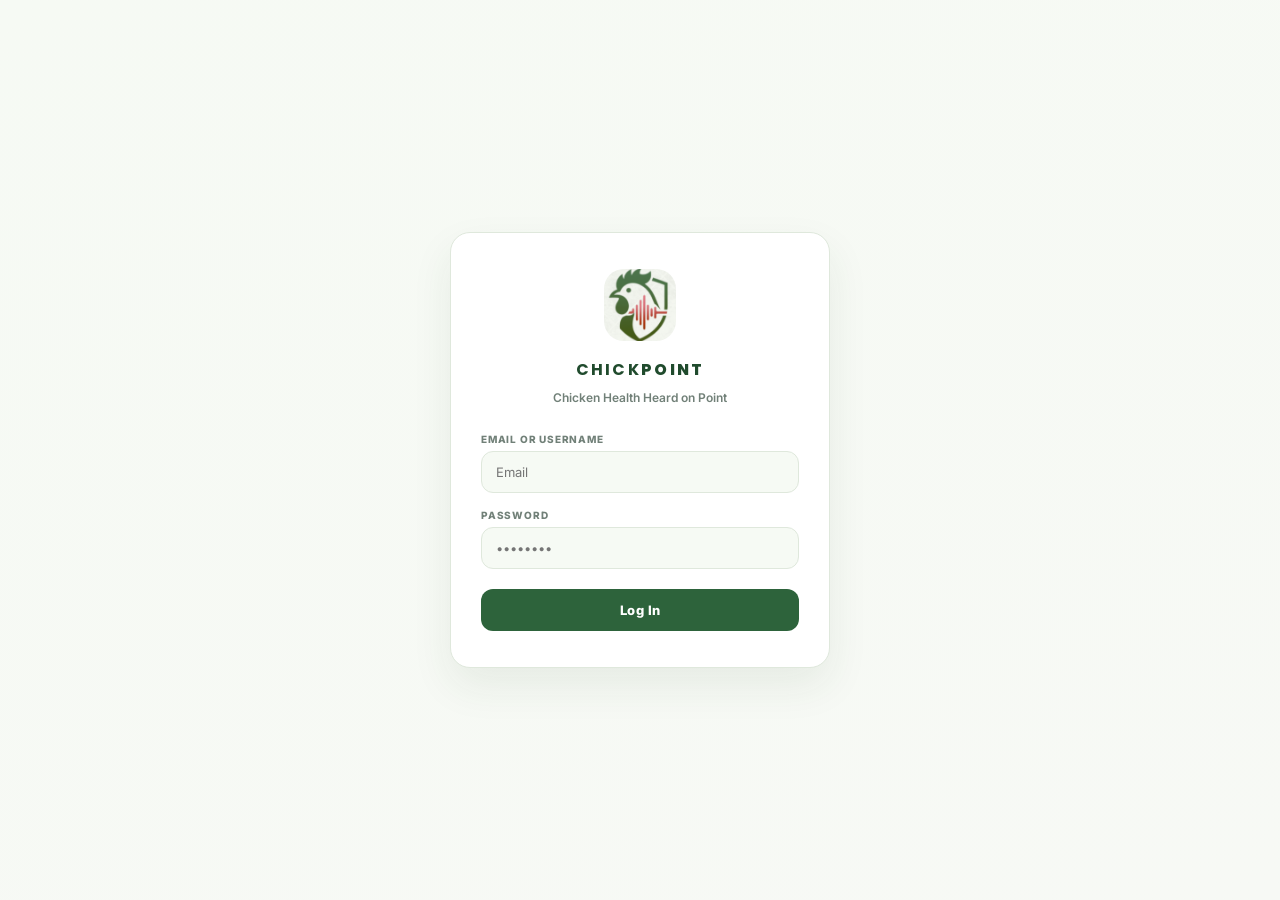
<file: index.html>
<!DOCTYPE html>
<html lang="en">
<head>
  <meta charset="UTF-8">
  <meta name="viewport" content="width=device-width, initial-scale=1.0">
  <title>ChickPoint | Monitoring</title>
  <link rel="preconnect" href="https://fonts.googleapis.com">
  <link rel="preconnect" href="https://fonts.gstatic.com" crossorigin>
  <link href="https://fonts.googleapis.com/css2?family=Inter:wght@400;500;600;700;800&family=Poppins:wght@600;700;800&display=swap" rel="stylesheet">
  <link rel="stylesheet" href="style.css">
</head>
<body>
  <!-- LOGIN SCREEN: shown first. Submitting reveals the dashboard below. -->
  <div class="login-screen" id="loginScreen">
    <div class="login-card">
      <img class="login-logo" src="CHICKpoint.png" alt="ChickPoint logo">
      <div class="login-brand"><strong>CHICK</strong>POINT</div>
      <p class="login-tagline">Chicken Health Heard on Point</p>

      <form class="login-form" id="loginForm">
        <div class="login-field">
          <label class="login-label" for="loginEmail">Email or Username</label>
          <input class="login-input" type="text" id="loginEmail" placeholder="Email" autocomplete="username" required>
        </div>

        <div class="login-field">
          <label class="login-label" for="loginPassword">Password</label>
          <input class="login-input" type="password" id="loginPassword" placeholder="••••••••" autocomplete="current-password" required>
        </div>

        <button type="submit" class="login-button">Log In</button>
      </form>
    </div>
  </div>

  <div class="app hidden" id="appShell">
    <aside class="sidebar" id="sidebar">
      <div class="brand">
        <label class="brand-logo has-image" for="logoInput" title="Click to upload your own logo">
          <img id="logoPreview" src="CHICKpoint.png" alt="CHICKPOINT logo">
          <span id="logoPlaceholder">🐔</span>
        </label>  
        <input id="logoInput" type="file" accept="image/*" hidden>
        <div class="brand-copy">
          <div class="brand-name"><strong>CHICK</strong>POINT</div>
          <div class="brand-subtitle">Bioacoustic Monitoring</div>
        </div>
      </div>

      <div class="farm-card">
        <span class="online-dot"></span>
        <div>
          <small>MONITORING FARM</small>
          <strong>Von Jun Poultry Farm</strong>
        </div>
      </div>

      <nav class="navigation">
        <button class="nav-item active" data-page="monitoring">
          <span class="nav-icon">◉</span>
          <span>Live Monitoring</span>
        </button>
        <button class="nav-item" data-page="summary">
          <span class="nav-icon">▥</span>
          <span>Summary</span>
        </button>
      </nav>

      <div class="sidebar-bottom">
        <div class="system-status">
          <span class="status-dot"></span>
          <div>
            <strong>System online</strong>
            <small>Listening continuously</small>
          </div>
        </div>
      </div>
    </aside>

    <main class="main">
      <header class="topbar">
        <button class="mobile-menu" id="mobileMenu" aria-label="Open menu">☰</button>
        <div class="breadcrumbs">
          <span class="current-page" id="pageTitle">Live Monitoring</span>
          <span>/</span>
          <span>Von Jun Poultry Farm</span>
        </div>
        <div class="top-right">
          <span class="live-indicator"><span></span> LIVE</span>
        </div>
      </header>

      <section class="content">
        <!-- MODULE 1: LIVE MONITORING -->
        <section class="page active" id="monitoring">
          <div class="monitoring-head">
            <div>
              <p class="eyebrow">REAL-TIME BIOACOUSTIC MONITORING</p>
              <h1>Live Monitoring</h1>
            </div>
          </div>

          <!-- Empty on startup. Detection cards are inserted here every 5 seconds. -->
          <div class="alert-area" id="alertArea"></div>
        </section>

        <!-- MODULE 2: SUMMARY -->
        <section class="page" id="summary">
          <div class="summary-head">
            <div>
              <p class="eyebrow">REAL-TIME SUMMARY</p>
              <h1>Summary</h1>
              <p class="summary-subtitle">This report updates immediately whenever a detection is created or resolved.</p>
            </div>
            <button class="secondary-button" id="resetData">Reset session</button>
          </div>

          <div class="summary-stats">
            <article class="summary-stat">
              <span>TOTAL DETECTIONS</span>
              <strong id="summaryDetections">0</strong>
              <small>Detected this session</small>
            </article>
            <article class="summary-stat">
              <span>ACTIVE ALERTS</span>
              <strong id="summaryActive">0</strong>
              <small>Awaiting resolution</small>
            </article>
            <article class="summary-stat">
              <span>RESOLVED</span>
              <strong id="summaryResolved">0</strong>
              <small>Marked resolved</small>
            </article>
            <article class="summary-stat">
              <span>AFFECTED COOPS</span>
              <strong id="summaryCoops">0</strong>
              <small>Unique coops detected</small>
            </article>
          </div>

          <article class="summary-card">
            <div class="card-heading">
              <div>
                <p class="eyebrow">LIVE REPORT</p>
                <h2>Real-Time Detection Trend</h2>
              </div>
              <span class="realtime-badge"><span></span> Updates automatically</span>
            </div>

            <div class="chart-wrap">
              <canvas id="riskChart"></canvas>
            </div>

            <div class="chart-legend">
              <div><span class="legend-line"></span> Cumulative detections</div>
              <div class="chart-note">Based on actual detection events in the current session.</div>
            </div>
          </article>

          <article class="summary-card">
            <div class="card-heading">
              <div>
                <p class="eyebrow">DETECTION HISTORY</p>
                <h2>Respiratory Distress Alerts</h2>
              </div>
            </div>
            <div class="history-list" id="summaryHistory"></div>
          </article>
        </section>
      </section>
    </main>
  </div>
  <!-- /#appShell -->

  <div class="toast" id="toast" role="status" aria-live="polite">
    <div class="toast-icon">!</div>
    <div>
      <strong id="toastTitle">Detection</strong>
      <small id="toastMessage">Respiratory distress pattern detected.</small>
    </div>
  </div>

  <script src="script.js"></script>
</body>
</html>
</file>
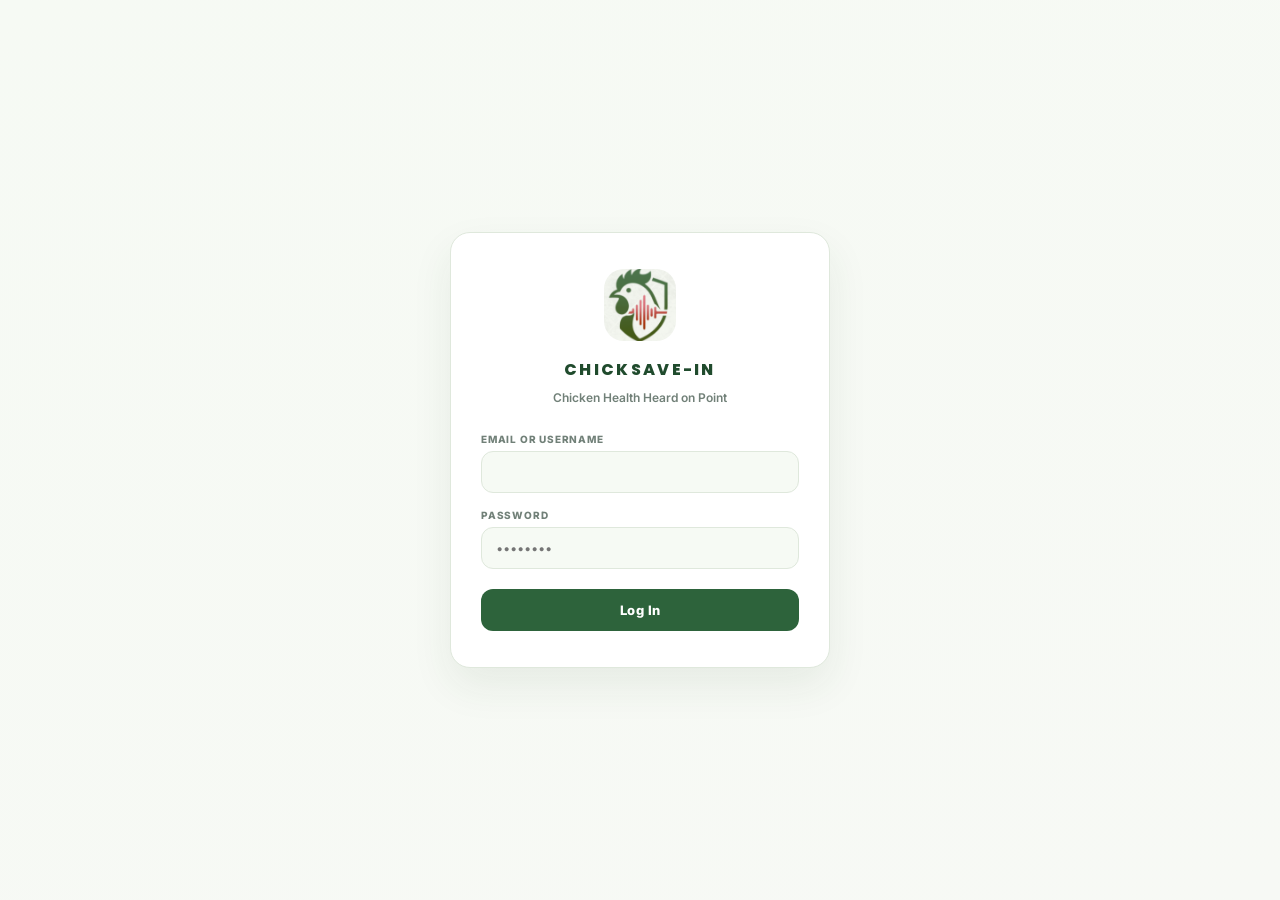
<file: chicksave_final/index.html>
<!DOCTYPE html>
<html lang="en">
<head>
  <meta charset="UTF-8">
  <meta name="viewport" content="width=device-width, initial-scale=1.0">
  <title>ChickPoint | Monitoring</title>
  <link rel="preconnect" href="https://fonts.googleapis.com">
  <link rel="preconnect" href="https://fonts.gstatic.com" crossorigin>
  <link href="https://fonts.googleapis.com/css2?family=Inter:wght@400;500;600;700;800&family=Poppins:wght@600;700;800&display=swap" rel="stylesheet">
  <link rel="stylesheet" href="style.css">
</head>
<body>
  <!-- LOGIN SCREEN: shown first. Submitting reveals the dashboard below. -->
  <div class="login-screen" id="loginScreen">
    <div class="login-card">
      <img class="login-logo" src="CHICKpoint.png" alt="ChickPoint logo">
      <div class="login-brand">CHICKSAVE-IN</div>
      <p class="login-tagline">Chicken Health Heard on Point</p>

      <form class="login-form" id="loginForm">
        <div class="login-field">
          <label class="login-label" for="loginEmail">Email or Username</label>
          <input class="login-input" type="text" id="loginEmail" autocomplete="username" required>
        </div>

        <div class="login-field">
          <label class="login-label" for="loginPassword">Password</label>
          <input class="login-input" type="password" id="loginPassword" placeholder="••••••••" autocomplete="current-password" required>
        </div>

        <button type="submit" class="login-button">Log In</button>
      </form>
    </div>
  </div>

  <div class="app hidden" id="appShell">
    <aside class="sidebar" id="sidebar">
      <div class="brand">
        <label class="brand-logo has-image" for="logoInput" title="Click to upload your own logo">
          <img id="logoPreview" src="CHICKpoint.png" alt="ChickSave-IN logo">
          <span id="logoPlaceholder">🐔</span>
        </label>  
        <input id="logoInput" type="file" accept="image/*" hidden>
        <div class="brand-copy">
          <div class="brand-name"><strong>CHICK</strong>POINT</div>
          <div class="brand-subtitle">Bioacoustic Monitoring</div>
        </div>
      </div>

      <div class="farm-card">
        <span class="online-dot"></span>
        <div>
          <small>MONITORING FARM</small>
          <strong>Von Jun Poultry Farm</strong>
        </div>
      </div>

      <nav class="navigation">
        <button class="nav-item active" data-page="monitoring">
          <span class="nav-icon">◉</span>
          <span>Live Monitoring</span>
        </button>
        <button class="nav-item" data-page="summary">
          <span class="nav-icon">▥</span>
          <span>Summary</span>
        </button>
      </nav>

      <div class="sidebar-bottom">
        <div class="system-status">
          <span class="status-dot"></span>
          <div>
            <strong>System online</strong>
            <small>Listening continuously</small>
          </div>
        </div>
      </div>
    </aside>

    <main class="main">
      <header class="topbar">
        <button class="mobile-menu" id="mobileMenu" aria-label="Open menu">☰</button>
        <div class="breadcrumbs">
          <span class="current-page" id="pageTitle">Live Monitoring</span>
          <span>/</span>
          <span>Von Jun Poultry Farm</span>
        </div>
        <div class="top-right">
          <span class="live-indicator"><span></span> LIVE</span>
        </div>
      </header>

      <section class="content">
        <!-- MODULE 1: LIVE MONITORING -->
        <section class="page active" id="monitoring">
          <div class="monitoring-head">
            <div>
              <p class="eyebrow">REAL-TIME BIOACOUSTIC MONITORING</p>
              <h1>Live Monitoring</h1>
            </div>
          </div>

          <!-- Empty on startup. Detection cards are inserted here every 5 seconds. -->
          <div class="alert-area" id="alertArea"></div>
        </section>

        <!-- MODULE 2: SUMMARY -->
        <section class="page" id="summary">
          <div class="summary-head">
            <div>
              <p class="eyebrow">REAL-TIME SUMMARY</p>
              <h1>Summary</h1>
              <p class="summary-subtitle">This report updates immediately whenever a detection is created or resolved.</p>
            </div>
          </div>

          <div class="summary-stats">
            <article class="summary-stat">
              <span>TOTAL DETECTIONS</span>
              <strong id="summaryDetections">0</strong>
              <small>Detected this session</small>
            </article>
            <article class="summary-stat">
              <span>ACTIVE ALERTS</span>
              <strong id="summaryActive">0</strong>
              <small>Awaiting resolution</small>
            </article>
            <article class="summary-stat">
              <span>RESOLVED</span>
              <strong id="summaryResolved">0</strong>
              <small>Marked resolved</small>
            </article>
            <article class="summary-stat">
              <span>AFFECTED COOPS</span>
              <strong id="summaryCoops">0</strong>
              <small>Unique coops detected</small>
            </article>
          </div>

          <article class="summary-card">
            <div class="card-heading">
              <div>
                <p class="eyebrow">LIVE REPORT</p>
                <h2>Real-Time Detection Trend</h2>
              </div>
              <span class="realtime-badge"><span></span> Updates automatically</span>
            </div>

            <div class="chart-wrap">
              <canvas id="riskChart"></canvas>
            </div>

            <div class="chart-legend">
              <div><span class="legend-line"></span> Cumulative detections</div>
              <div class="chart-note">Based on actual detection events in the current session.</div>
            </div>
          </article>

          <article class="summary-card">
            <div class="card-heading">
              <div>
                <p class="eyebrow">DETECTION HISTORY</p>
                <h2>Respiratory Distress Alerts</h2>
              </div>
            </div>
            <div class="history-list" id="summaryHistory"></div>
          </article>
        </section>
      </section>
    </main>
  </div>
  <!-- /#appShell -->

  <div class="toast" id="toast" role="status" aria-live="polite">
    <div class="toast-icon">!</div>
    <div>
      <strong id="toastTitle">Detection</strong>
      <small id="toastMessage">Respiratory distress pattern detected.</small>
    </div>
  </div>

  <script src="script.js"></script>
</body>
</html>
</file>
<file: style.css>
:root {
  --green-950: #173822;
  --green-900: #204b2d;
  --green-800: #2d633b;
  --green-700: #4d7e47;
  --green-600: #719958;
  --green-100: #edf5e9;
  --green-050: #f6faf4;
  --cream: #f7f9f5;
  --white: #ffffff;
  --text: #1f2a22;
  --muted: #718078;
  --line: #dfe8dc;
  --danger: #bd514a;
  --danger-bg: #fff0ee;
  --resolved: #4f7d4b;
  --resolved-bg: #edf6e9;
  --shadow: 0 18px 42px rgba(33, 72, 42, 0.08);
}

* { box-sizing: border-box; }
.hidden { display: none !important; }
html { scroll-behavior: smooth; }
body {
  margin: 0;
  min-height: 100vh;
  background: var(--cream);
  color: var(--text);
  font-family: Inter, system-ui, -apple-system, BlinkMacSystemFont, "Segoe UI", sans-serif;
}
button { font: inherit; cursor: pointer; }

.app { min-height: 100vh; display: flex; }

/* Sidebar */
.sidebar {
  width: 270px;
  position: fixed;
  inset: 0 auto 0 0;
  padding: 25px 16px;
  background: var(--white);
  border-right: 1px solid var(--line);
  display: flex;
  flex-direction: column;
  z-index: 30;
}
.brand {
  display: flex;
  align-items: center;
  gap: 11px;
  padding: 0 8px 25px;
}
.brand-logo {
  position: relative;
  width: 45px;
  height: 45px;
  border-radius: 14px;
  background: var(--green-100);
  display: grid;
  place-items: center;
  overflow: hidden;
  cursor: pointer;
  flex: 0 0 auto;
}
.brand-logo img {
  width: 100%;
  height: 100%;
  object-fit: cover;
  display: none;
}
.brand-logo.has-image img { display: block; }
.brand-logo.has-image #logoPlaceholder { display: none; }
#logoPlaceholder { font-size: 24px; line-height: 1; }
.brand-copy { min-width: 0; }
.brand-name {
  font-family: Poppins, sans-serif;
  font-weight: 800;
  font-size: 14px;
  letter-spacing: 2.3px;
  color: var(--green-900);
}
.brand-subtitle { font-size: 9px; color: var(--muted); margin-top: 3px; }

.farm-card {
  display: flex;
  align-items: center;
  gap: 11px;
  padding: 13px;
  border: 1px solid var(--line);
  background: var(--green-050);
  border-radius: 14px;
  margin-bottom: 23px;
}
.online-dot, .status-dot {
  width: 9px;
  height: 9px;
  background: #6aa052;
  border-radius: 50%;
  box-shadow: 0 0 0 4px #e0edd9;
  flex: 0 0 auto;
}
.farm-card small, .farm-card strong, .system-status strong, .system-status small { display: block; }
.farm-card small { font-size: 8px; letter-spacing: 1.1px; color: var(--muted); font-weight: 800; }
.farm-card strong { margin-top: 4px; font-size: 11px; }

.navigation { display: grid; gap: 6px; }
.nav-item {
  width: 100%;
  border: 0;
  background: transparent;
  color: #5d6860;
  display: flex;
  align-items: center;
  gap: 11px;
  padding: 13px;
  border-radius: 12px;
  font-size: 12px;
  font-weight: 700;
  text-align: left;
}
.nav-item:hover { background: #f5f8f3; }
.nav-item.active { color: var(--green-800); background: var(--green-100); }
.nav-icon { width: 19px; text-align: center; }
.sidebar-bottom { margin-top: auto; }
.system-status {
  display: flex;
  align-items: center;
  gap: 10px;
  padding: 13px;
  border-top: 1px solid var(--line);
}
.system-status strong { font-size: 10px; }
.system-status small { color: var(--muted); font-size: 8px; margin-top: 3px; }
.prototype-note { margin-top: 7px; color: #a0a8a2; font-size: 8px; text-align: center; }

/* Main / topbar */
.main { margin-left: 270px; width: calc(100% - 270px); min-width: 0; }
.topbar {
  height: 72px;
  background: rgba(255, 255, 255, 0.96);
  border-bottom: 1px solid var(--line);
  display: flex;
  align-items: center;
  justify-content: space-between;
  padding: 0 33px;
  position: sticky;
  top: 0;
  z-index: 20;
  backdrop-filter: blur(10px);
}
.breadcrumbs { display: flex; gap: 8px; font-size: 11px; color: #9aa39d; font-weight: 600; }
.breadcrumbs .current-page { color: var(--text); font-weight: 800; }
.top-right { display: flex; align-items: center; gap: 14px; }
.live-indicator {
  display: inline-flex;
  align-items: center;
  gap: 6px;
  color: var(--danger);
  font-size: 9px;
  font-weight: 800;
}
.live-indicator span { width: 6px; height: 6px; border-radius: 50%; background: var(--danger); animation: blink 1.2s infinite; }
@keyframes blink { 50% { opacity: .35; } }
.avatar { width: 35px; height: 35px; border-radius: 11px; display: grid; place-items: center; background: var(--green-800); color: white; font-size: 10px; font-weight: 800; }
.mobile-menu { display: none; border: 0; background: transparent; font-size: 20px; }

.content { width: min(1450px, 100%); margin: 0 auto; padding: 36px; }
.page { display: none; }
.page.active { display: block; }

/* Live monitoring: intentionally empty except title + detection cards */
.monitoring-head { margin-bottom: 24px; }
.eyebrow { margin: 0 0 7px; font-size: 9px; font-weight: 800; letter-spacing: 1.8px; color: var(--green-700); }
.monitoring-head h1, .summary-head h1 { margin: 0; font-family: Poppins, sans-serif; font-size: 31px; letter-spacing: -.7px; }
/* ================================
   SMALL HORIZONTAL DETECTION CARDS
================================ */

.alert-area {
    display: grid;
    grid-template-columns: repeat(auto-fit, minmax(320px, 1fr));
    gap: 10px;
    margin-bottom: 20px;
}

/* Empty state — shown when there are no active alerts */
.empty-state {
    grid-column: 1 / -1;
    display: flex;
    flex-direction: column;
    align-items: center;
    justify-content: center;
    text-align: center;
    padding: 64px 24px;
    animation: alertIn 0.3s ease;
}
.empty-state-art {
    margin-bottom: 20px;
}
.empty-state-title {
    font-family: Poppins, sans-serif;
    font-weight: 800;
    font-size: 18px;
    color: var(--green-900);
    margin: 0 0 8px;
}
.empty-state-subtitle {
    font-size: 13px;
    color: var(--muted);
    max-width: 320px;
    margin: 0;
    line-height: 1.5;
}

.detection-card {
    background: #ffffff;
    border: 1px solid #e7c3bf;
    border-left: 4px solid #bd514a;
    border-radius: 12px;
    box-shadow: 0 5px 16px rgba(33, 72, 42, 0.06);
    overflow: hidden;
    animation: alertIn 0.3s ease;
}

.detection-top-line {
    display: none;
}

.detection-body {
    padding: 13px 15px;
}

.detection-header {
    display: flex;
    align-items: center;
    justify-content: space-between;
    gap: 12px;
}

.detection-header > div:first-child {
    min-width: 0;
}

.detection-tag {
    display: inline-block;
    color: #bd514a;
    background: #fff0ee;
    border-radius: 7px;
    padding: 4px 7px;
    font-size: 7px;
    font-weight: 800;
}

.detection-body h3 {
    margin: 5px 0 2px;
    font-family: Poppins, sans-serif;
    font-size: 12px;
    line-height: 1.25;
}

.muted-text {
    color: #718078;
    font-size: 8px;
    line-height: 1.35;
}

.detection-details {
    display: flex;
    gap: 7px;
    margin-top: 9px;
}

.detection-detail {
    flex: 1;
    background: #fafcf9;
    border: 1px solid #edf1eb;
    border-radius: 8px;
    padding: 7px 9px;
}

.detection-detail span {
    display: block;
    color: #718078;
    font-size: 6px;
    letter-spacing: 0.6px;
    font-weight: 800;
}

.detection-detail strong {
    display: block;
    margin-top: 3px;
    font-size: 9px;
}

.detection-footer {
    border-top: 1px solid #edf1eb;
    padding: 8px 15px;
    display: flex;
    align-items: center;
    justify-content: space-between;
    gap: 8px;
}

.detection-footer span {
    color: #718078;
    font-size: 7px;
}

.resolve-button {
    border: 0;
    background: #2d633b;
    color: #ffffff;
    border-radius: 7px;
    padding: 7px 10px;
    font-size: 8px;
    font-weight: 800;
    white-space: nowrap;
}

.resolve-button:hover {
    background: #204b2d;
}

/* Summary */
.summary-head {
  display: flex;
  align-items: flex-end;
  justify-content: space-between;
  gap: 20px;
  margin-bottom: 24px;
}
.summary-subtitle { margin: 7px 0 0; color: var(--muted); font-size: 10px; }
.secondary-button {
  border: 1px solid var(--line);
  background: #fff;
  color: var(--green-800);
  border-radius: 10px;
  padding: 10px 12px;
  font-size: 9px;
  font-weight: 800;
}
.secondary-button:hover { background: var(--green-050); }
.summary-stats { display: grid; grid-template-columns: repeat(4, 1fr); gap: 15px; margin-bottom: 18px; }
.summary-stat { background: #fff; border: 1px solid var(--line); border-radius: 17px; padding: 17px; box-shadow: var(--shadow); }
.summary-stat span { color: var(--muted); font-size: 7px; letter-spacing: 1.2px; font-weight: 800; }
.summary-stat strong { display: block; margin-top: 5px; font-family: Poppins, sans-serif; font-size: 23px; }
.summary-stat small { display: block; margin-top: 3px; color: var(--muted); font-size: 8px; }
.summary-card { background: #fff; border: 1px solid var(--line); border-radius: 19px; box-shadow: var(--shadow); padding: 21px; margin-bottom: 18px; }
.card-heading { display: flex; align-items: flex-start; justify-content: space-between; gap: 15px; }
.summary-card h2 { margin: 0; font-family: Poppins, sans-serif; font-size: 17px; }
.realtime-badge { color: var(--green-800); background: var(--green-100); border-radius: 14px; padding: 7px 9px; font-size: 8px; font-weight: 800; white-space: nowrap; }
.realtime-badge span { display: inline-block; width: 5px; height: 5px; background: #68a257; border-radius: 50%; margin-right: 4px; }
.chart-wrap { height: 300px; margin-top: 16px; }
.chart-wrap canvas { width: 100%; height: 100%; display: block; }
.chart-legend { display: flex; align-items: center; justify-content: space-between; gap: 20px; margin-top: 8px; }
.chart-legend > div:first-child { display: flex; align-items: center; gap: 7px; color: var(--muted); font-size: 9px; }
.legend-line { width: 23px; height: 3px; background: var(--green-700); border-radius: 4px; }
.chart-note { color: var(--muted); font-size: 8px; text-align: right; }
.history-list { border: 1px solid var(--line); border-radius: 13px; overflow: hidden; margin-top: 15px; }
.history-item { display: grid; grid-template-columns: 1fr auto auto; gap: 14px; align-items: center; padding: 13px 14px; border-bottom: 1px solid var(--line); }
.history-item:last-child { border-bottom: 0; }
.history-main strong, .history-main small { display: block; }
.history-main strong { font-size: 10px; }
.history-main small { margin-top: 3px; color: var(--muted); font-size: 8px; }
.history-status { padding: 5px 7px; border-radius: 7px; font-size: 7px; font-weight: 800; }
.history-status.active { color: var(--danger); background: var(--danger-bg); }
.history-status.resolved { color: var(--resolved); background: var(--resolved-bg); }
.history-time { color: var(--muted); font-size: 8px; }
.empty-history { padding: 20px; color: var(--muted); font-size: 9px; }

/* Toast */
.toast {
  position: fixed;
  right: 24px;
  bottom: 24px;
  display: flex;
  align-items: center;
  gap: 10px;
  background: #fff;
  border: 1px solid #ebd6d3;
  border-radius: 13px;
  padding: 12px 14px;
  box-shadow: 0 18px 44px rgba(44,52,47,.15);
  transform: translateY(120px);
  opacity: 0;
  pointer-events: none;
  transition: .3s ease;
  z-index: 50;
}
.toast.show { transform: translateY(0); opacity: 1; }
.toast-icon { width: 29px; height: 29px; border-radius: 9px; background: var(--danger-bg); color: var(--danger); display: grid; place-items: center; font-weight: 800; }
.toast strong, .toast small { display: block; }
.toast strong { font-size: 9px; }
.toast small { margin-top: 3px; color: var(--muted); font-size: 8px; }

/* Login screen */
.login-screen {
  min-height: 100vh;
  width: 100%;
  display: flex;
  align-items: center;
  justify-content: center;
  padding: 24px;
  background: linear-gradient(160deg, var(--green-050), var(--cream));
}
.login-card {
  width: 100%;
  max-width: 380px;
  background: var(--white);
  border: 1px solid var(--line);
  border-radius: 20px;
  padding: 36px 30px;
  box-shadow: var(--shadow);
  text-align: center;
}
.login-logo {
  width: 72px;
  height: 72px;
  border-radius: 20px;
  object-fit: cover;
  display: block;
  margin: 0 auto 16px;
}
.login-brand {
  font-family: Poppins, sans-serif;
  font-weight: 800;
  font-size: 16px;
  letter-spacing: 2.3px;
  color: var(--green-900);
}
.login-tagline {
  margin: 8px 0 28px;
  color: var(--muted);
  font-size: 12px;
  font-weight: 600;
}
.login-form { display: grid; gap: 16px; text-align: left; }
.login-field { display: grid; gap: 6px; }
.login-label {
  font-size: 10px;
  font-weight: 800;
  letter-spacing: .8px;
  color: var(--muted);
  text-transform: uppercase;
}
.login-input {
  width: 100%;
  padding: 12px 14px;
  border-radius: 12px;
  border: 1px solid var(--line);
  background: var(--green-050);
  font: inherit;
  font-size: 13px;
  color: var(--text);
}
.login-input:focus { outline: none; border-color: var(--green-700); background: var(--white); }
.login-button {
  margin-top: 4px;
  padding: 13px;
  border: 0;
  border-radius: 12px;
  background: var(--green-800);
  color: white;
  font-weight: 800;
  font-size: 13px;
  letter-spacing: .5px;
}
.login-button:hover { background: var(--green-900); }
.login-note { margin: 20px 0 0; font-size: 10px; color: #a0a8a2; }

/* Responsive */
@media (max-width: 1100px) {
  .summary-stats { grid-template-columns: repeat(2, 1fr); }
}

@media (max-width: 820px) {
  .sidebar { transform: translateX(-100%); transition: .25s ease; }
  .sidebar.open { transform: translateX(0); }
  .main { width: 100%; margin-left: 0; }
  .mobile-menu { display: block; }
  .topbar { padding: 0 16px; }
  .content { padding: 24px 16px; }
  .detection-header { flex-direction: column; }
  .detection-time { align-self: flex-end; }
}

@media (max-width: 560px) {
  .breadcrumbs span:last-child { display: none; }
  .monitoring-head h1, .summary-head h1 { font-size: 26px; }
  .summary-head { align-items: flex-start; flex-direction: column; }
  .summary-stats { grid-template-columns: 1fr; }
  .detection-title-wrap { align-items: flex-start; }
  .detection-details { grid-template-columns: 1fr; }
  .detection-footer { flex-direction: column; align-items: stretch; }
  .resolve-button { width: 100%; }
  .chart-legend { flex-direction: column; align-items: flex-start; }
  .chart-note { text-align: left; }
  .history-item { grid-template-columns: 1fr auto; }
  .history-time { grid-column: 2; grid-row: 1; }
  .toast { left: 14px; right: 14px; bottom: 14px; }
  .login-card { padding: 28px 20px; }
  .login-logo { width: 60px; height: 60px; }
}
</file>
<file: chicksave_final/style.css>
:root {
  --green-950: #173822;
  --green-900: #204b2d;
  --green-800: #2d633b;
  --green-700: #4d7e47;
  --green-600: #719958;
  --green-100: #edf5e9;
  --green-050: #f6faf4;
  --cream: #f7f9f5;
  --white: #ffffff;
  --text: #1f2a22;
  --muted: #718078;
  --line: #dfe8dc;
  --danger: #bd514a;
  --danger-bg: #fff0ee;
  --resolved: #4f7d4b;
  --resolved-bg: #edf6e9;
  --shadow: 0 18px 42px rgba(33, 72, 42, 0.08);
}

* { box-sizing: border-box; }
.hidden { display: none !important; }
html { scroll-behavior: smooth; }
body {
  margin: 0;
  min-height: 100vh;
  background: var(--cream);
  color: var(--text);
  font-family: Inter, system-ui, -apple-system, BlinkMacSystemFont, "Segoe UI", sans-serif;
}
button { font: inherit; cursor: pointer; }

.app { min-height: 100vh; display: flex; }

/* Sidebar */
.sidebar {
  width: 270px;
  position: fixed;
  inset: 0 auto 0 0;
  padding: 25px 16px;
  background: var(--white);
  border-right: 1px solid var(--line);
  display: flex;
  flex-direction: column;
  z-index: 30;
}
.brand {
  display: flex;
  align-items: center;
  gap: 11px;
  padding: 0 8px 25px;
}
.brand-logo {
  position: relative;
  width: 45px;
  height: 45px;
  border-radius: 14px;
  background: var(--green-100);
  display: grid;
  place-items: center;
  overflow: hidden;
  cursor: pointer;
  flex: 0 0 auto;
}
.brand-logo img {
  width: 100%;
  height: 100%;
  object-fit: cover;
  display: none;
}
.brand-logo.has-image img { display: block; }
.brand-logo.has-image #logoPlaceholder { display: none; }
#logoPlaceholder { font-size: 24px; line-height: 1; }
.brand-copy { min-width: 0; }
.brand-name {
  font-family: Poppins, sans-serif;
  font-weight: 800;
  font-size: 14px;
  letter-spacing: 2.3px;
  color: var(--green-900);
}
.brand-subtitle { font-size: 9px; color: var(--muted); margin-top: 3px; }

.farm-card {
  display: flex;
  align-items: center;
  gap: 11px;
  padding: 13px;
  border: 1px solid var(--line);
  background: var(--green-050);
  border-radius: 14px;
  margin-bottom: 23px;
}
.online-dot, .status-dot {
  width: 9px;
  height: 9px;
  background: #6aa052;
  border-radius: 50%;
  box-shadow: 0 0 0 4px #e0edd9;
  flex: 0 0 auto;
}
.farm-card small, .farm-card strong, .system-status strong, .system-status small { display: block; }
.farm-card small { font-size: 8px; letter-spacing: 1.1px; color: var(--muted); font-weight: 800; }
.farm-card strong { margin-top: 4px; font-size: 11px; }

.navigation { display: grid; gap: 6px; }
.nav-item {
  width: 100%;
  border: 0;
  background: transparent;
  color: #5d6860;
  display: flex;
  align-items: center;
  gap: 11px;
  padding: 13px;
  border-radius: 12px;
  font-size: 12px;
  font-weight: 700;
  text-align: left;
}
.nav-item:hover { background: #f5f8f3; }
.nav-item.active { color: var(--green-800); background: var(--green-100); }
.nav-icon { width: 19px; text-align: center; }
.sidebar-bottom { margin-top: auto; }
.system-status {
  display: flex;
  align-items: center;
  gap: 10px;
  padding: 13px;
  border-top: 1px solid var(--line);
}
.system-status strong { font-size: 10px; }
.system-status small { color: var(--muted); font-size: 8px; margin-top: 3px; }
.prototype-note { margin-top: 7px; color: #a0a8a2; font-size: 8px; text-align: center; }

/* Main / topbar */
.main { margin-left: 270px; width: calc(100% - 270px); min-width: 0; }
.topbar {
  height: 72px;
  background: rgba(255, 255, 255, 0.96);
  border-bottom: 1px solid var(--line);
  display: flex;
  align-items: center;
  justify-content: space-between;
  padding: 0 33px;
  position: sticky;
  top: 0;
  z-index: 20;
  backdrop-filter: blur(10px);
}
.breadcrumbs { display: flex; gap: 8px; font-size: 11px; color: #9aa39d; font-weight: 600; }
.breadcrumbs .current-page { color: var(--text); font-weight: 800; }
.top-right { display: flex; align-items: center; gap: 14px; }
.live-indicator {
  display: inline-flex;
  align-items: center;
  gap: 6px;
  color: var(--danger);
  font-size: 9px;
  font-weight: 800;
}
.live-indicator span { width: 6px; height: 6px; border-radius: 50%; background: var(--danger); animation: blink 1.2s infinite; }
@keyframes blink { 50% { opacity: .35; } }
.avatar { width: 35px; height: 35px; border-radius: 11px; display: grid; place-items: center; background: var(--green-800); color: white; font-size: 10px; font-weight: 800; }
.mobile-menu { display: none; border: 0; background: transparent; font-size: 20px; }

.content { width: min(1450px, 100%); margin: 0 auto; padding: 36px; }
.page { display: none; }
.page.active { display: block; }

/* Live monitoring: intentionally empty except title + detection cards */
.monitoring-head { margin-bottom: 24px; }
.eyebrow { margin: 0 0 7px; font-size: 9px; font-weight: 800; letter-spacing: 1.8px; color: var(--green-700); }
.monitoring-head h1, .summary-head h1 { margin: 0; font-family: Poppins, sans-serif; font-size: 31px; letter-spacing: -.7px; }
/* ================================
   SMALL HORIZONTAL DETECTION CARDS
================================ */

.alert-area {
    display: grid;
    grid-template-columns: repeat(auto-fit, minmax(320px, 1fr));
    gap: 10px;
    margin-bottom: 20px;
}

.detection-card {
    background: #ffffff;
    border: 1px solid #e7c3bf;
    border-left: 4px solid #bd514a;
    border-radius: 12px;
    box-shadow: 0 5px 16px rgba(33, 72, 42, 0.06);
    overflow: hidden;
    animation: alertIn 0.3s ease;
}

.detection-top-line {
    display: none;
}

.detection-body {
    padding: 13px 15px;
}

.detection-header {
    display: flex;
    align-items: center;
    justify-content: space-between;
    gap: 12px;
}

.detection-header > div:first-child {
    min-width: 0;
}

.detection-tag {
    display: inline-block;
    color: #bd514a;
    background: #fff0ee;
    border-radius: 7px;
    padding: 4px 7px;
    font-size: 7px;
    font-weight: 800;
}

.detection-body h3 {
    margin: 5px 0 2px;
    font-family: Poppins, sans-serif;
    font-size: 12px;
    line-height: 1.25;
}

.muted-text {
    color: #718078;
    font-size: 8px;
    line-height: 1.35;
}

.detection-details {
    display: flex;
    gap: 7px;
    margin-top: 9px;
}

.detection-detail {
    flex: 1;
    background: #fafcf9;
    border: 1px solid #edf1eb;
    border-radius: 8px;
    padding: 7px 9px;
}

.detection-detail span {
    display: block;
    color: #718078;
    font-size: 6px;
    letter-spacing: 0.6px;
    font-weight: 800;
}

.detection-detail strong {
    display: block;
    margin-top: 3px;
    font-size: 9px;
}

.detection-footer {
    border-top: 1px solid #edf1eb;
    padding: 8px 15px;
    display: flex;
    align-items: center;
    justify-content: space-between;
    gap: 8px;
}

.detection-footer span {
    color: #718078;
    font-size: 7px;
}

.resolve-button {
    border: 0;
    background: #2d633b;
    color: #ffffff;
    border-radius: 7px;
    padding: 7px 10px;
    font-size: 8px;
    font-weight: 800;
    white-space: nowrap;
}

.resolve-button:hover {
    background: #204b2d;
}

/* Summary */
.summary-head {
  display: flex;
  align-items: flex-end;
  justify-content: space-between;
  gap: 20px;
  margin-bottom: 24px;
}
.summary-subtitle { margin: 7px 0 0; color: var(--muted); font-size: 10px; }
.secondary-button {
  border: 1px solid var(--line);
  background: #fff;
  color: var(--green-800);
  border-radius: 10px;
  padding: 10px 12px;
  font-size: 9px;
  font-weight: 800;
}
.secondary-button:hover { background: var(--green-050); }
.summary-stats { display: grid; grid-template-columns: repeat(4, 1fr); gap: 15px; margin-bottom: 18px; }
.summary-stat { background: #fff; border: 1px solid var(--line); border-radius: 17px; padding: 17px; box-shadow: var(--shadow); }
.summary-stat span { color: var(--muted); font-size: 7px; letter-spacing: 1.2px; font-weight: 800; }
.summary-stat strong { display: block; margin-top: 5px; font-family: Poppins, sans-serif; font-size: 23px; }
.summary-stat small { display: block; margin-top: 3px; color: var(--muted); font-size: 8px; }
.summary-card { background: #fff; border: 1px solid var(--line); border-radius: 19px; box-shadow: var(--shadow); padding: 21px; margin-bottom: 18px; }
.card-heading { display: flex; align-items: flex-start; justify-content: space-between; gap: 15px; }
.summary-card h2 { margin: 0; font-family: Poppins, sans-serif; font-size: 17px; }
.realtime-badge { color: var(--green-800); background: var(--green-100); border-radius: 14px; padding: 7px 9px; font-size: 8px; font-weight: 800; white-space: nowrap; }
.realtime-badge span { display: inline-block; width: 5px; height: 5px; background: #68a257; border-radius: 50%; margin-right: 4px; }
.chart-wrap { height: 300px; margin-top: 16px; }
.chart-wrap canvas { width: 100%; height: 100%; display: block; }
.chart-legend { display: flex; align-items: center; justify-content: space-between; gap: 20px; margin-top: 8px; }
.chart-legend > div:first-child { display: flex; align-items: center; gap: 7px; color: var(--muted); font-size: 9px; }
.legend-line { width: 23px; height: 3px; background: var(--green-700); border-radius: 4px; }
.chart-note { color: var(--muted); font-size: 8px; text-align: right; }
.history-list { border: 1px solid var(--line); border-radius: 13px; overflow: hidden; margin-top: 15px; }
.history-item { display: grid; grid-template-columns: 1fr auto auto; gap: 14px; align-items: center; padding: 13px 14px; border-bottom: 1px solid var(--line); }
.history-item:last-child { border-bottom: 0; }
.history-main strong, .history-main small { display: block; }
.history-main strong { font-size: 10px; }
.history-main small { margin-top: 3px; color: var(--muted); font-size: 8px; }
.history-status { padding: 5px 7px; border-radius: 7px; font-size: 7px; font-weight: 800; }
.history-status.active { color: var(--danger); background: var(--danger-bg); }
.history-status.resolved { color: var(--resolved); background: var(--resolved-bg); }
.history-time { color: var(--muted); font-size: 8px; }
.empty-history { padding: 20px; color: var(--muted); font-size: 9px; }

/* Toast */
.toast {
  position: fixed;
  right: 24px;
  bottom: 24px;
  display: flex;
  align-items: center;
  gap: 10px;
  background: #fff;
  border: 1px solid #ebd6d3;
  border-radius: 13px;
  padding: 12px 14px;
  box-shadow: 0 18px 44px rgba(44,52,47,.15);
  transform: translateY(120px);
  opacity: 0;
  pointer-events: none;
  transition: .3s ease;
  z-index: 50;
}
.toast.show { transform: translateY(0); opacity: 1; }
.toast-icon { width: 29px; height: 29px; border-radius: 9px; background: var(--danger-bg); color: var(--danger); display: grid; place-items: center; font-weight: 800; }
.toast strong, .toast small { display: block; }
.toast strong { font-size: 9px; }
.toast small { margin-top: 3px; color: var(--muted); font-size: 8px; }

/* Login screen */
.login-screen {
  min-height: 100vh;
  width: 100%;
  display: flex;
  align-items: center;
  justify-content: center;
  padding: 24px;
  background: linear-gradient(160deg, var(--green-050), var(--cream));
}
.login-card {
  width: 100%;
  max-width: 380px;
  background: var(--white);
  border: 1px solid var(--line);
  border-radius: 20px;
  padding: 36px 30px;
  box-shadow: var(--shadow);
  text-align: center;
}
.login-logo {
  width: 72px;
  height: 72px;
  border-radius: 20px;
  object-fit: cover;
  display: block;
  margin: 0 auto 16px;
}
.login-brand {
  font-family: Poppins, sans-serif;
  font-weight: 800;
  font-size: 16px;
  letter-spacing: 2.3px;
  color: var(--green-900);
}
.login-tagline {
  margin: 8px 0 28px;
  color: var(--muted);
  font-size: 12px;
  font-weight: 600;
}
.login-form { display: grid; gap: 16px; text-align: left; }
.login-field { display: grid; gap: 6px; }
.login-label {
  font-size: 10px;
  font-weight: 800;
  letter-spacing: .8px;
  color: var(--muted);
  text-transform: uppercase;
}
.login-input {
  width: 100%;
  padding: 12px 14px;
  border-radius: 12px;
  border: 1px solid var(--line);
  background: var(--green-050);
  font: inherit;
  font-size: 13px;
  color: var(--text);
}
.login-input:focus { outline: none; border-color: var(--green-700); background: var(--white); }
.login-button {
  margin-top: 4px;
  padding: 13px;
  border: 0;
  border-radius: 12px;
  background: var(--green-800);
  color: white;
  font-weight: 800;
  font-size: 13px;
  letter-spacing: .5px;
}
.login-button:hover { background: var(--green-900); }
.login-note { margin: 20px 0 0; font-size: 10px; color: #a0a8a2; }

/* Responsive */
@media (max-width: 1100px) {
  .summary-stats { grid-template-columns: repeat(2, 1fr); }
}

@media (max-width: 820px) {
  .sidebar { transform: translateX(-100%); transition: .25s ease; }
  .sidebar.open { transform: translateX(0); }
  .main { width: 100%; margin-left: 0; }
  .mobile-menu { display: block; }
  .topbar { padding: 0 16px; }
  .content { padding: 24px 16px; }
  .detection-header { flex-direction: column; }
  .detection-time { align-self: flex-end; }
}

@media (max-width: 560px) {
  .breadcrumbs span:last-child { display: none; }
  .monitoring-head h1, .summary-head h1 { font-size: 26px; }
  .summary-head { align-items: flex-start; flex-direction: column; }
  .summary-stats { grid-template-columns: 1fr; }
  .detection-title-wrap { align-items: flex-start; }
  .detection-details { grid-template-columns: 1fr; }
  .detection-footer { flex-direction: column; align-items: stretch; }
  .resolve-button { width: 100%; }
  .chart-legend { flex-direction: column; align-items: flex-start; }
  .chart-note { text-align: left; }
  .history-item { grid-template-columns: 1fr auto; }
  .history-time { grid-column: 2; grid-row: 1; }
  .toast { left: 14px; right: 14px; bottom: 14px; }
  .login-card { padding: 28px 20px; }
  .login-logo { width: 60px; height: 60px; }
}
</file>
